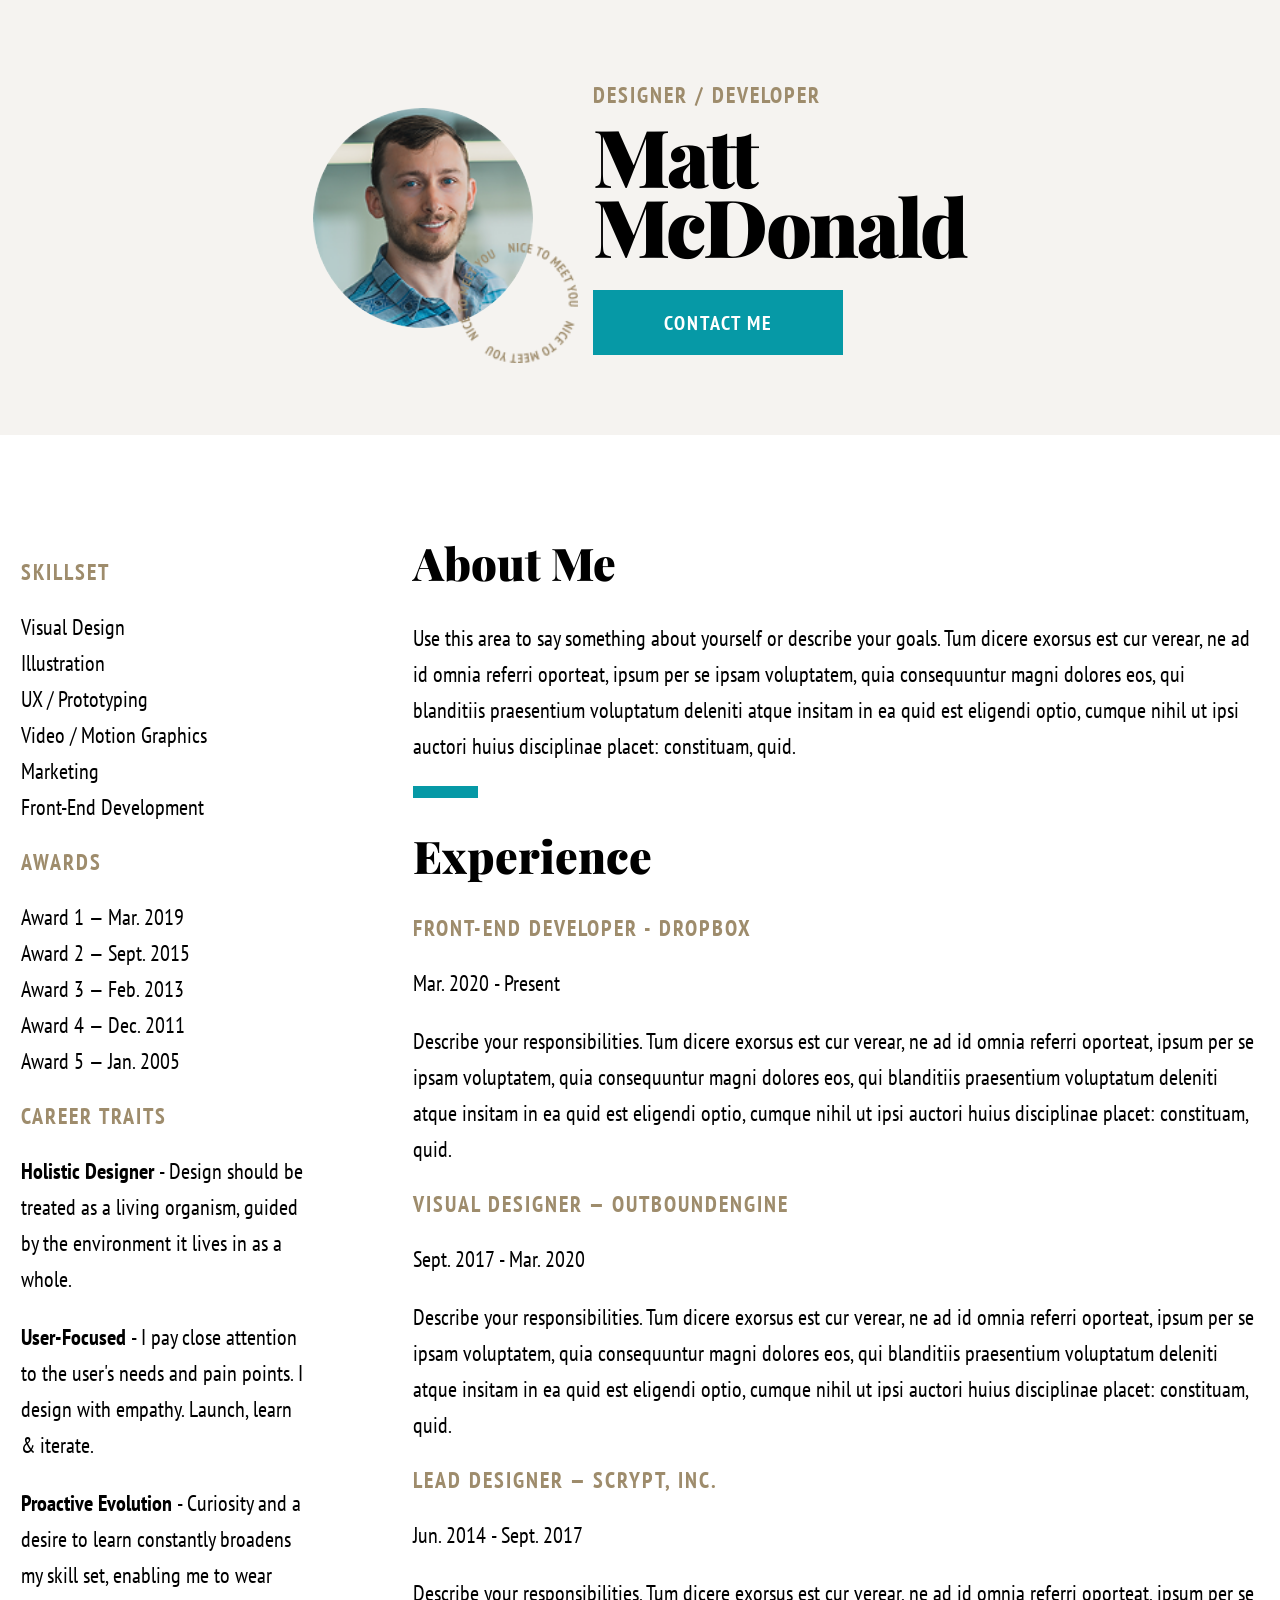
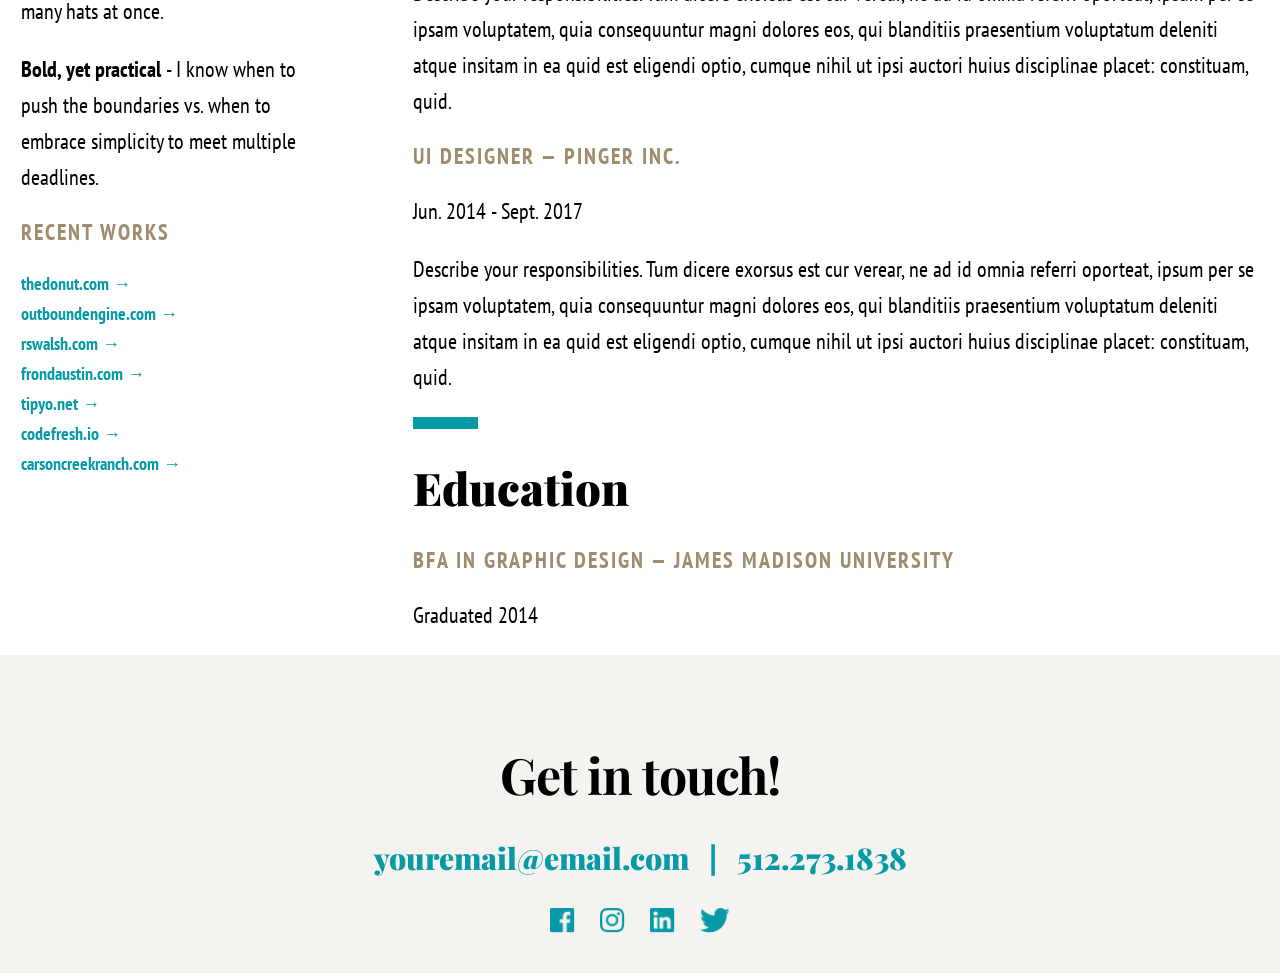
<file: index.html>
<!doctype html>
<html lang="es">
  <head>
    <meta charset="UTF-8" />
    <meta name="viewport" content="width=device-width, initial-scale=1.0" />
    <title>Currículum - Matt McDonald</title>

    <!-- Fuentes -->
    <link rel="preconnect" href="https://fonts.googleapis.com" />
    <link rel="preconnect" href="https://fonts.gstatic.com" crossorigin />
    <link
      href="https://fonts.googleapis.com/css2?family=Playfair+Display:wght@400;700;900&family=PT+Sans+Narrow:wght@400;700&display=swap"
      rel="stylesheet"
    />

    <!-- CSS -->
    <link rel="stylesheet" href="estilos.css" />
  </head>

  <body>
    <div class="pagina">
      <!-- HEADER -->
      <div class="fondo_marron">
        <div class="header">
          <div class="header_foto">
            <img
              class="foto_perfil"
              src="img/foto_hombre.png"
              alt="Imagen de Matt McDonald"
            />
            <img
              class="foto_dos"
              src="img/foto_dos.png"
              alt="Elemento decorativo"
            />
          </div>

          <div class="header_texto">
            <p class="color_marron developer">DESIGNER / DEVELOPER</p>
            <h1 class="nombre">
              <span>Matt</span>
              <span>McDonald</span>
            </h1>
            <button type="button">CONTACT ME</button>
          </div>
        </div>
      </div>

      <!-- MAIN CONTENT -->
      <main>
        <!-- COLUMNA 1: ABOUT ME, EXPERIENCE & EDUCATION -->
        <div class="columna_1">
          <h1 class="titulo_aboutme">About Me</h1>
          <p>
            Use this area to say something about yourself or describe your
            goals. Tum dicere exorsus est cur verear, ne ad id omnia referri
            oporteat, ipsum per se ipsam voluptatem, quia consequuntur magni
            dolores eos, qui blanditiis praesentium voluptatum deleniti atque
            insitam in ea quid est eligendi optio, cumque nihil ut ipsi auctori
            huius disciplinae placet: constituam, quid.
          </p>

          <!-- EXPERIENCE -->
          <div class="cuadrado_azul"></div>
          <h1>Experience</h1>

          <p class="color_marron">FRONT-END DEVELOPER - DROPBOX</p>
          <p>Mar. 2020 - Present</p>
          <p>
            Describe your responsibilities. Tum dicere exorsus est cur verear,
            ne ad id omnia referri oporteat, ipsum per se ipsam voluptatem, quia
            consequuntur magni dolores eos, qui blanditiis praesentium
            voluptatum deleniti atque insitam in ea quid est eligendi optio,
            cumque nihil ut ipsi auctori huius disciplinae placet: constituam,
            quid.
          </p>

          <p class="color_marron">Visual Designer — OutboundEngine</p>
          <p>Sept. 2017 - Mar. 2020</p>
          <p>
            Describe your responsibilities. Tum dicere exorsus est cur verear,
            ne ad id omnia referri oporteat, ipsum per se ipsam voluptatem, quia
            consequuntur magni dolores eos, qui blanditiis praesentium
            voluptatum deleniti atque insitam in ea quid est eligendi optio,
            cumque nihil ut ipsi auctori huius disciplinae placet: constituam,
            quid.
          </p>

          <p class="color_marron">Lead Designer — Scrypt, Inc.</p>
          <p>Jun. 2014 - Sept. 2017</p>
          <p>
            Describe your responsibilities. Tum dicere exorsus est cur verear,
            ne ad id omnia referri oporteat, ipsum per se ipsam voluptatem, quia
            consequuntur magni dolores eos, qui blanditiis praesentium
            voluptatum deleniti atque insitam in ea quid est eligendi optio,
            cumque nihil ut ipsi auctori huius disciplinae placet: constituam,
            quid.
          </p>

          <p class="color_marron">UI Designer — Pinger Inc.</p>
          <p>Jun. 2014 - Sept. 2017</p>
          <p>
            Describe your responsibilities. Tum dicere exorsus est cur verear,
            ne ad id omnia referri oporteat, ipsum per se ipsam voluptatem, quia
            consequuntur magni dolores eos, qui blanditiis praesentium
            voluptatum deleniti atque insitam in ea quid est eligendi optio,
            cumque nihil ut ipsi auctori huius disciplinae placet: constituam,
            quid.
          </p>

          <!-- EDUCATION -->
          <div class="cuadrado_azul"></div>
          <h1>Education</h1>

          <p class="color_marron">
            BFA in Graphic Design — James Madison University
          </p>
          <p>Graduated 2014</p>
        </div>

        <!-- COLUMNA 2: SKILLSET, AWARDS, TRAITS & RECENT WORKS -->
        <div class="columna_2">
          <p class="color_marron titulo_skillset">Skillset</p>
          <ul>
            <li>Visual Design</li>
            <li>Illustration</li>
            <li>UX / Prototyping</li>
            <li>Video / Motion Graphics</li>
            <li>Marketing</li>
            <li>Front-End Development</li>
          </ul>

          <!-- AWARDS -->
          <p class="color_marron">Awards</p>
          <ul>
            <li>Award 1 — Mar. 2019</li>
            <li>Award 2 — Sept. 2015</li>
            <li>Award 3 — Feb. 2013</li>
            <li>Award 4 — Dec. 2011</li>
            <li>Award 5 — Jan. 2005</li>
          </ul>

          <!-- CAREER TRAITS -->
          <p class="color_marron">Career Traits</p>
          <p>
            <strong>Holistic Designer</strong> - Design should be treated as a
            living organism, guided by the environment it lives in as a whole.
          </p>
          <p>
            <strong>User-Focused</strong> - I pay close attention to the user's
            needs and pain points. I design with empathy. Launch, learn &
            iterate.
          </p>
          <p>
            <strong>Proactive Evolution</strong> - Curiosity and a desire to
            learn constantly broadens my skill set, enabling me to wear many
            hats at once.
          </p>
          <p>
            <strong>Bold, yet practical</strong> - I know when to push the
            boundaries vs. when to embrace simplicity to meet multiple
            deadlines.
          </p>

          <!-- RECENT WORKS -->
          <p class="color_marron">Recent Works</p>
          <ul class="recent_works">
            <li>thedonut.com →</li>
            <li>outboundengine.com →</li>
            <li>rswalsh.com →</li>
            <li>frondaustin.com →</li>
            <li>tipyo.net →</li>
            <li>codefresh.io →</li>
            <li>carsoncreekranch.com →</li>
          </ul>
        </div>
      </main>

      <!-- FOOTER -->
      <div class="footer">
        <div class="footer-contenido">
          <h1 class="titulo_abajo">
            <strong>Get in touch!</strong>
          </h1>

          <div class="contacto">
            <p class="correo_y_num">youremail@email.com</p>
            <span class="separador">|</span>
            <p class="correo_y_num">512.273.1838</p>
          </div>

          <div class="logos">
            <img src="img/facebook.png" alt="Facebook" />
            <img src="img/instagram.png" alt="Instagram" />
            <img src="img/linkedin.png" alt="LinkedIn" />
            <img src="img/twitter.png" alt="Twitter" />
          </div>
        </div>
      </div>
    </div>
  </body>
</html>
</file>
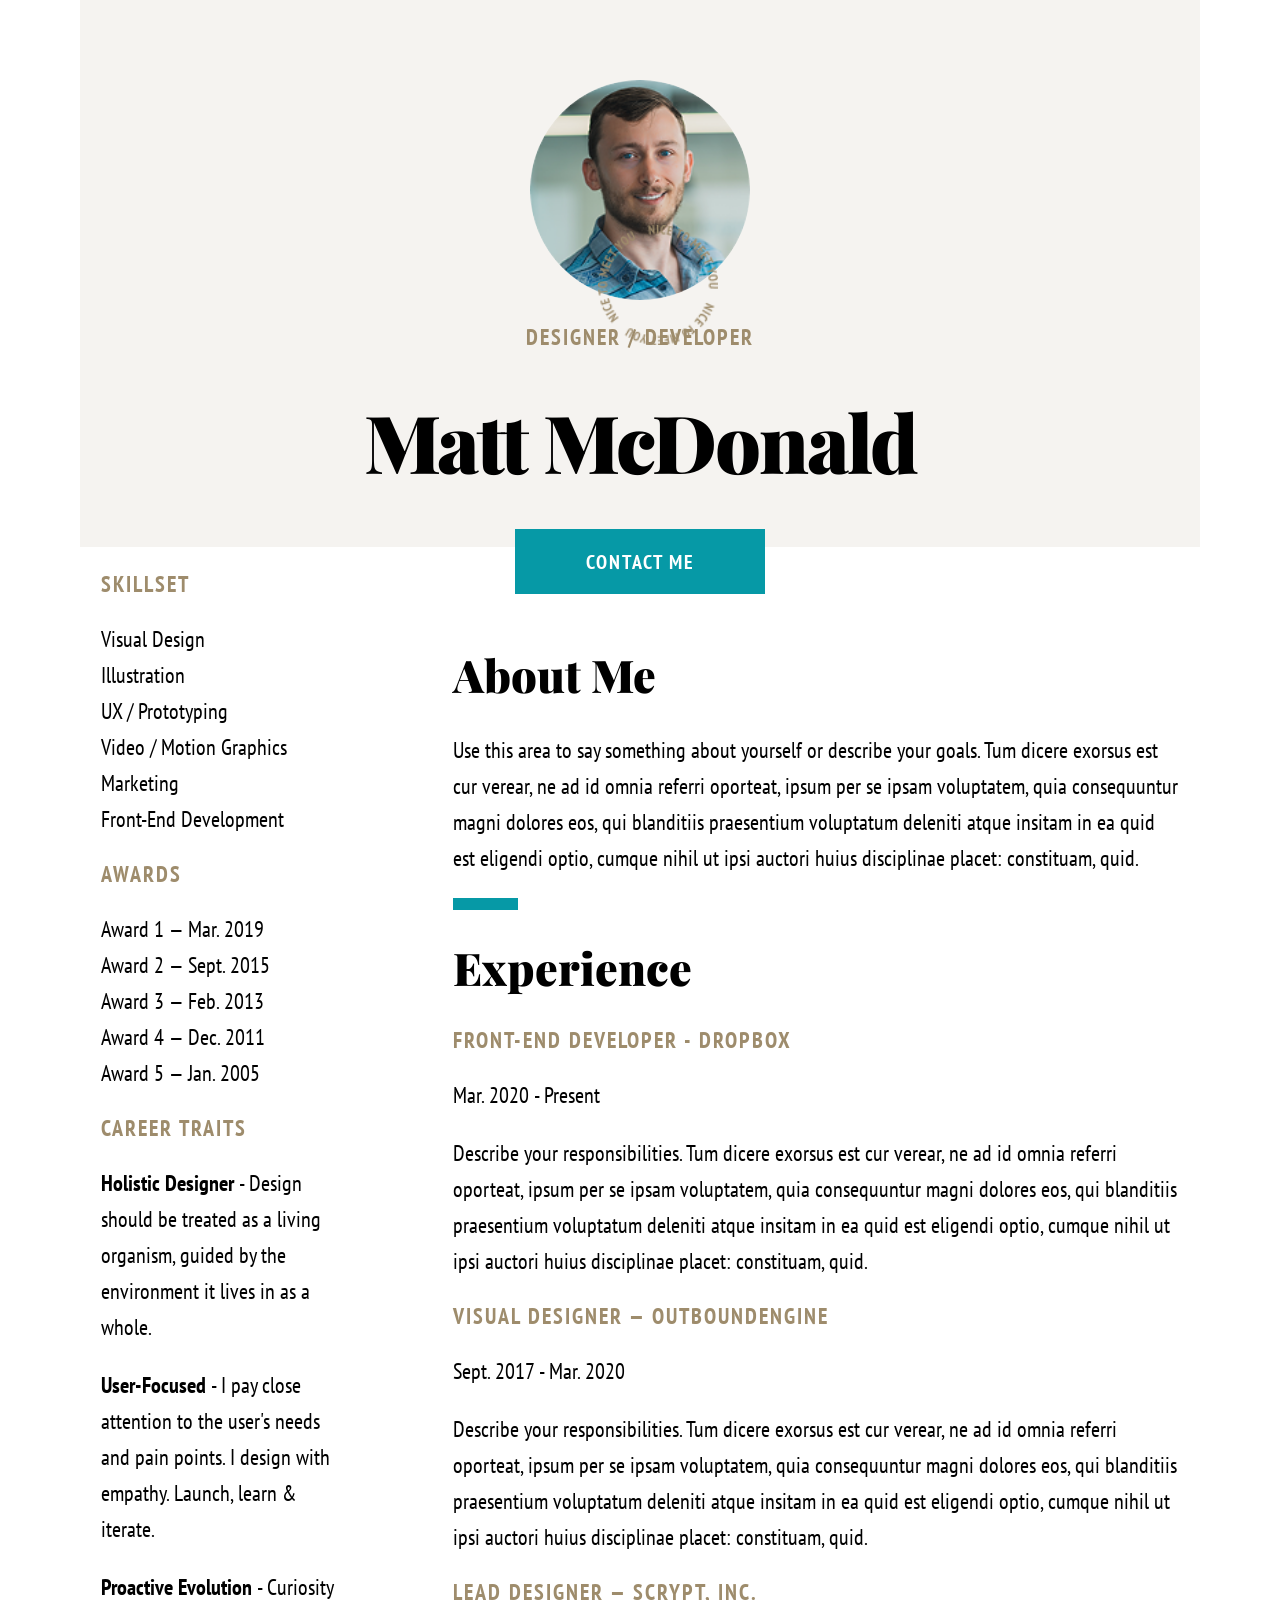
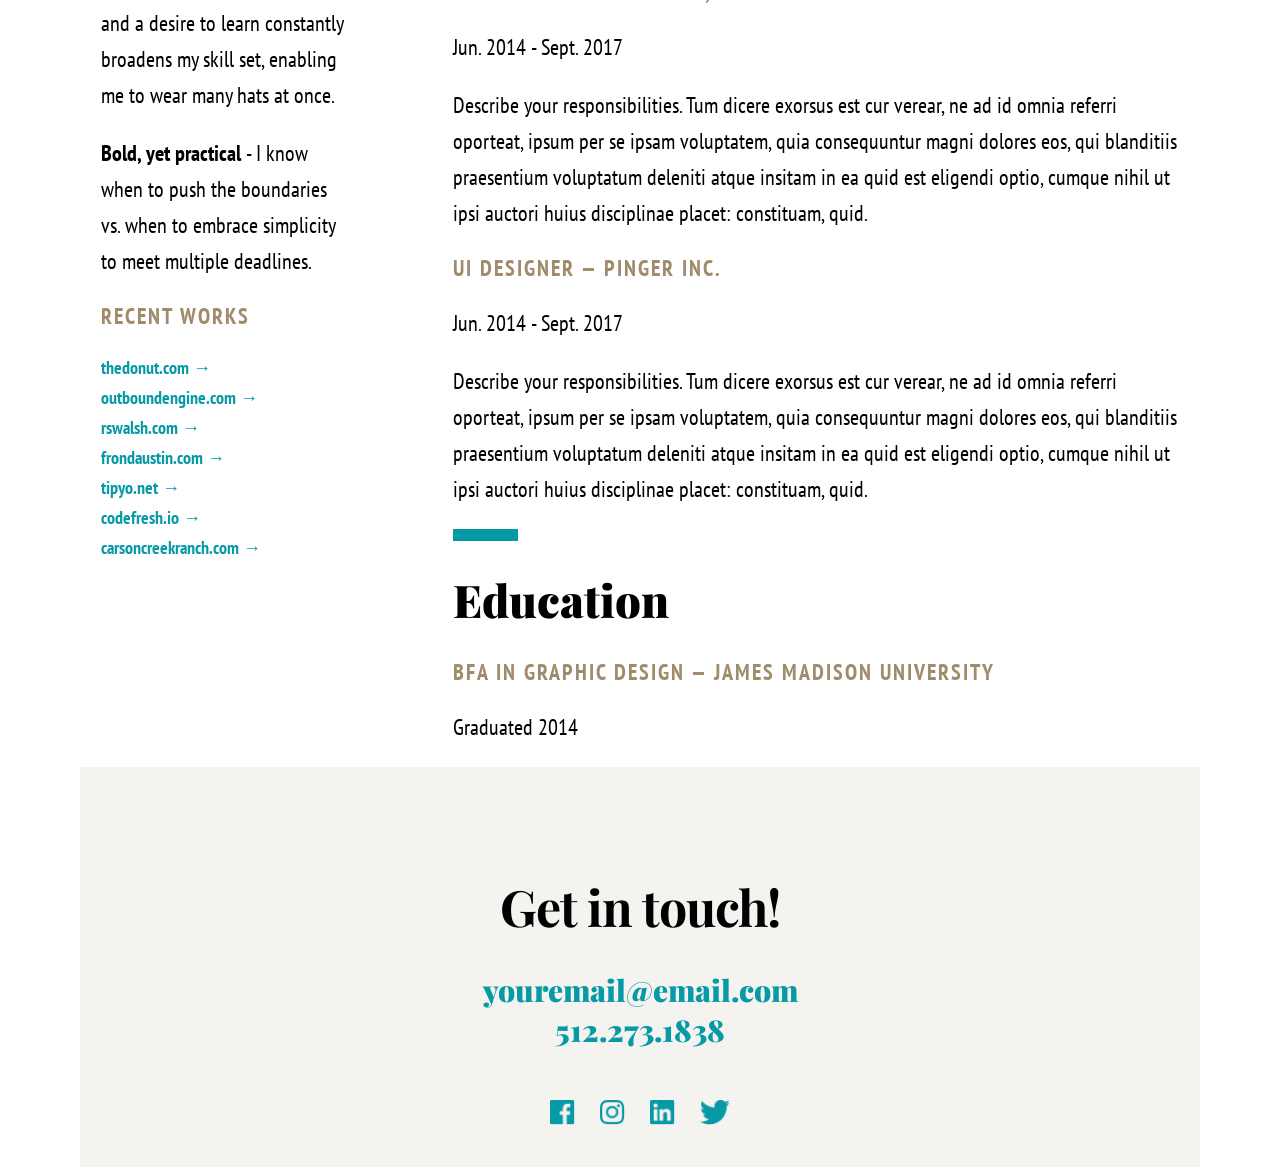
<file: curriculum/index.html>
<!doctype html>
<html lang="es">
  <head>
    <meta charset="UTF-8" />
    <meta name="viewport" content="width=device-width, initial-scale=1.0" />

    <title>Currículum</title>

    <!-- Fuentes -->
    <link rel="preconnect" href="https://fonts.googleapis.com" />
    <link rel="preconnect" href="https://fonts.gstatic.com" crossorigin />

    <link
      href="https://fonts.googleapis.com/css2?family=Playfair+Display:wght@400;700;900&family=PT+Sans+Narrow:wght@400;700&display=swap"
      rel="stylesheet"
    />

    <!-- CSS -->
    <link rel="stylesheet" href="estilos.css" />
  </head>

  <body>
    <div class="pagina">
      <!-- HEADER -->
      <div class="fondo_marron">
        <div class="header">
          <img
            class="foto_perfil"
            src="img/foto_hombre.png"
            alt="Imagen de Matt McDonald"
          />

          <img
            class="foto_dos"
            src="img/foto_dos.png"
            alt="Elemento decorativo"
          />

          <p class="color_marron developer">DESIGNER / DEVELOPER</p>

          <h1 class="nombre">Matt McDonald</h1>

          <button type="button">CONTACT ME</button>
        </div>
      </div>

      <!-- ABOUT ME -->

      <main>
        <div class="columna_1">
          <h1 class="titulo_aboutme">About Me</h1>

          <p>
            Use this area to say something about yourself or describe your
            goals. Tum dicere exorsus est cur verear, ne ad id omnia referri
            oporteat, ipsum per se ipsam voluptatem, quia consequuntur magni
            dolores eos, qui blanditiis praesentium voluptatum deleniti atque
            insitam in ea quid est eligendi optio, cumque nihil ut ipsi auctori
            huius disciplinae placet: constituam, quid.
          </p>

          <!-- EXPERIENCE -->

          <div class="cuadrado_azul"></div>

          <h1>Experience</h1>

          <p class="color_marron">FRONT-END DEVELOPER - DROPBOX</p>

          <p>Mar. 2020 - Present</p>

          <p>
            Describe your responsibilities. Tum dicere exorsus est cur verear,
            ne ad id omnia referri oporteat, ipsum per se ipsam voluptatem, quia
            consequuntur magni dolores eos, qui blanditiis praesentium
            voluptatum deleniti atque insitam in ea quid est eligendi optio,
            cumque nihil ut ipsi auctori huius disciplinae placet: constituam,
            quid.
          </p>

          <p class="color_marron">Visual Designer — OutboundEngine</p>

          <p>Sept. 2017 - Mar. 2020</p>

          <p>
            Describe your responsibilities. Tum dicere exorsus est cur verear,
            ne ad id omnia referri oporteat, ipsum per se ipsam voluptatem, quia
            consequuntur magni dolores eos, qui blanditiis praesentium
            voluptatum deleniti atque insitam in ea quid est eligendi optio,
            cumque nihil ut ipsi auctori huius disciplinae placet: constituam,
            quid.
          </p>

          <p class="color_marron">Lead Designer — Scrypt, Inc.</p>

          <p>Jun. 2014 - Sept. 2017</p>

          <p>
            Describe your responsibilities. Tum dicere exorsus est cur verear,
            ne ad id omnia referri oporteat, ipsum per se ipsam voluptatem, quia
            consequuntur magni dolores eos, qui blanditiis praesentium
            voluptatum deleniti atque insitam in ea quid est eligendi optio,
            cumque nihil ut ipsi auctori huius disciplinae placet: constituam,
            quid.
          </p>

          <p class="color_marron">UI Designer — Pinger Inc.</p>

          <p>Jun. 2014 - Sept. 2017</p>

          <p>
            Describe your responsibilities. Tum dicere exorsus est cur verear,
            ne ad id omnia referri oporteat, ipsum per se ipsam voluptatem, quia
            consequuntur magni dolores eos, qui blanditiis praesentium
            voluptatum deleniti atque insitam in ea quid est eligendi optio,
            cumque nihil ut ipsi auctori huius disciplinae placet: constituam,
            quid.
          </p>

          <!-- EDUCATION -->

          <div class="cuadrado_azul"></div>

          <h1>Education</h1>

          <p class="color_marron">
            BFA in Graphic Design — James Madison University
          </p>

          <p>Graduated 2014</p>
        </div>

        <!-- SKILLSET -->

        <div class="cuadrado_azul, hidden"></div>
        <div class="coluna_2">
          <p class="color_marron">Skillset</p>

          <ul>
            <li>Visual Design</li>
            <li>Illustration</li>
            <li>UX / Prototyping</li>
            <li>Video / Motion Graphics</li>
            <li>Marketing</li>
            <li>Front-End Development</li>
          </ul>

          <!-- AWARDS -->

          <p class="color_marron">Awards</p>

          <ul>
            <li>Award 1 — Mar. 2019</li>
            <li>Award 2 — Sept. 2015</li>
            <li>Award 3 — Feb. 2013</li>
            <li>Award 4 — Dec. 2011</li>
            <li>Award 5 — Jan. 2005</li>
          </ul>

          <!-- CAREER TRAITS -->

          <p class="color_marron">Career Traits</p>

          <p>
            <strong>Holistic Designer</strong> - Design should be treated as a
            living organism, guided by the environment it lives in as a whole.
          </p>

          <p>
            <strong>User-Focused</strong> - I pay close attention to the user's
            needs and pain points. I design with empathy. Launch, learn &
            iterate.
          </p>

          <p>
            <strong>Proactive Evolution</strong> - Curiosity and a desire to
            learn constantly broadens my skill set, enabling me to wear many
            hats at once.
          </p>

          <p>
            <strong>Bold, yet practical</strong> - I know when to push the
            boundaries vs. when to embrace simplicity to meet multiple
            deadlines.
          </p>

          <!-- RECENT WORKS -->

          <p class="color_marron">Recent Works</p>

          <ul class="recent_works">
            <li>thedonut.com →</li>
            <li>outboundengine.com →</li>
            <li>rswalsh.com →</li>
            <li>frondaustin.com →</li>
            <li>tipyo.net →</li>
            <li>codefresh.io →</li>
            <li>carsoncreekranch.com →</li>
          </ul>
        </div>
      </main>

      <!-- FOOTER -->

      <div class="footer">
        <h1 class="titulo_abajo">
          <strong>Get in touch!</strong>
        </h1>

        <p class="correo_y_num">youremail@email.com</p>

        <p class="correo_y_num">512.273.1838</p>

        <div class="logos">
          <img src="img/facebook.png" alt="Facebook" />
          <img src="img/instagram.png" alt="Instagram" />
          <img src="img/linkedin.png" alt="LinkedIn" />
          <img src="img/twitter.png" alt="Twitter" />
        </div>
      </div>
    </div>
  </body>
</html>
</file>
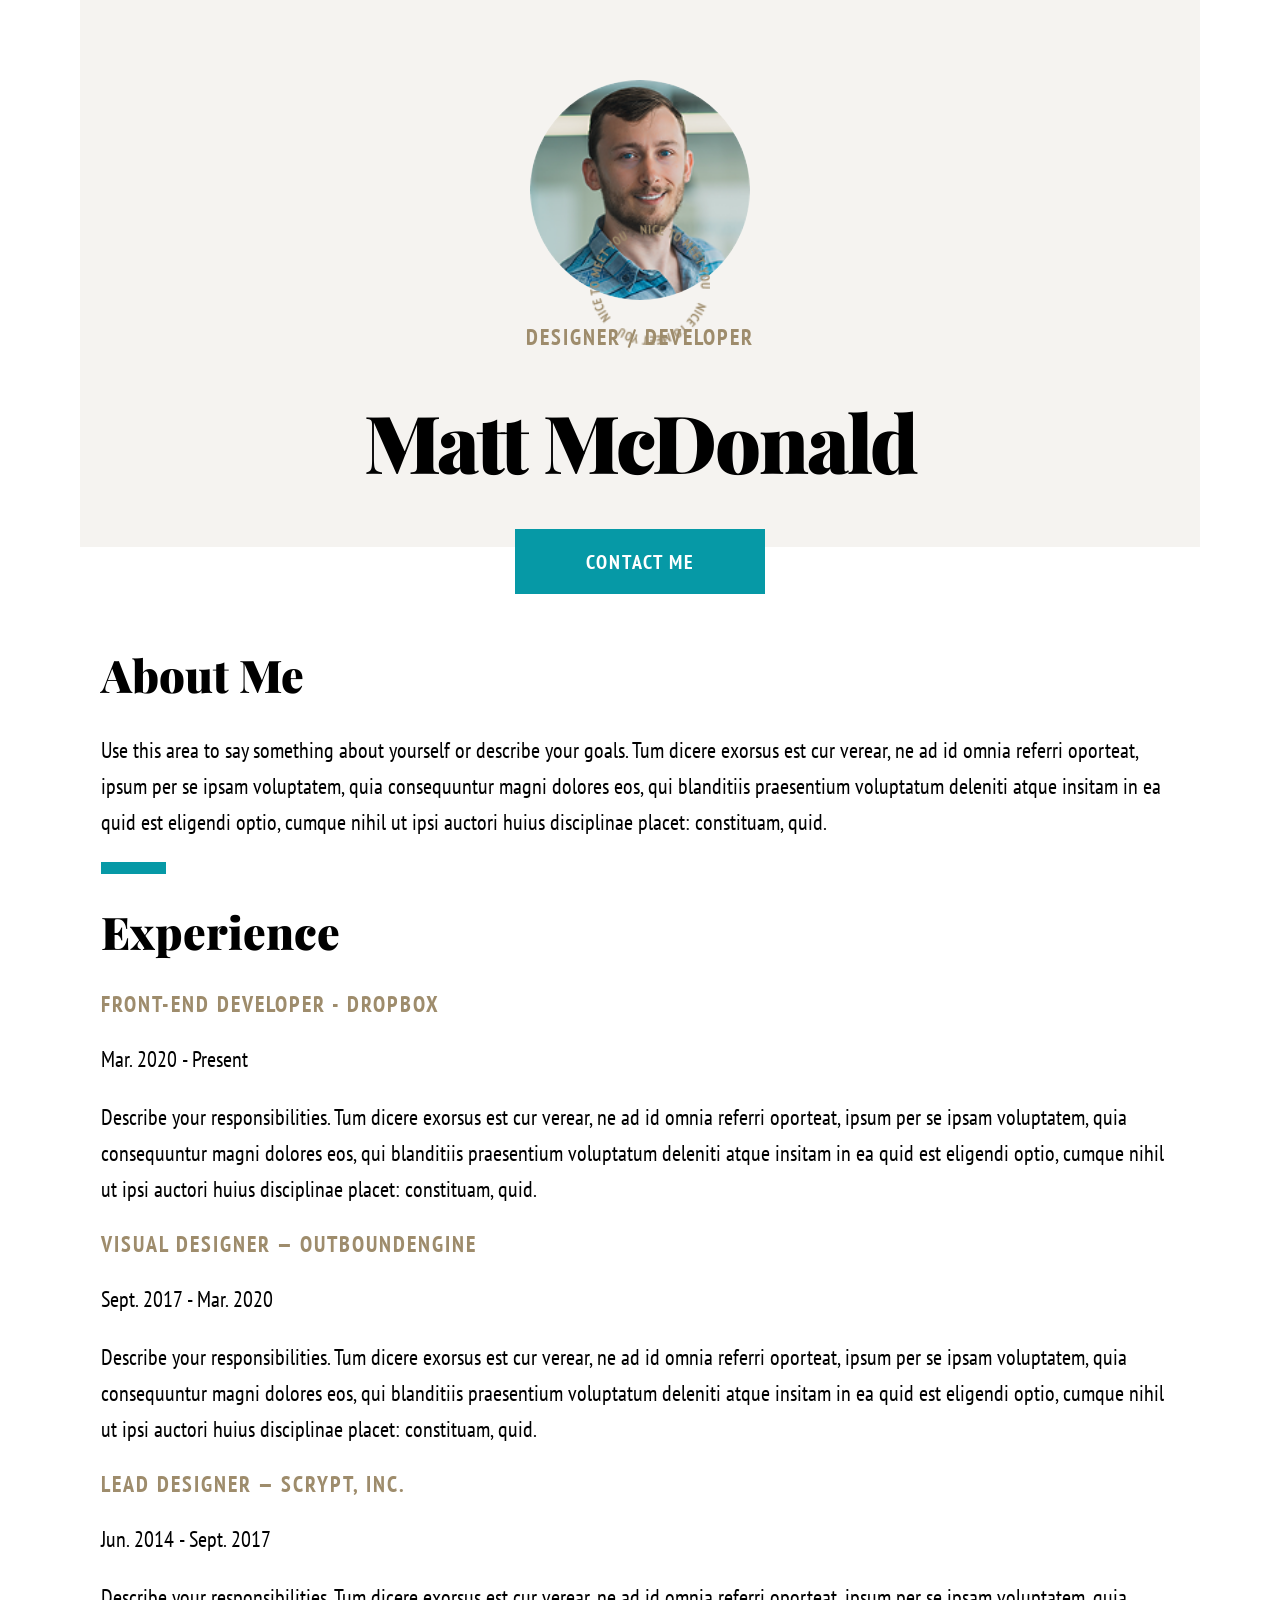
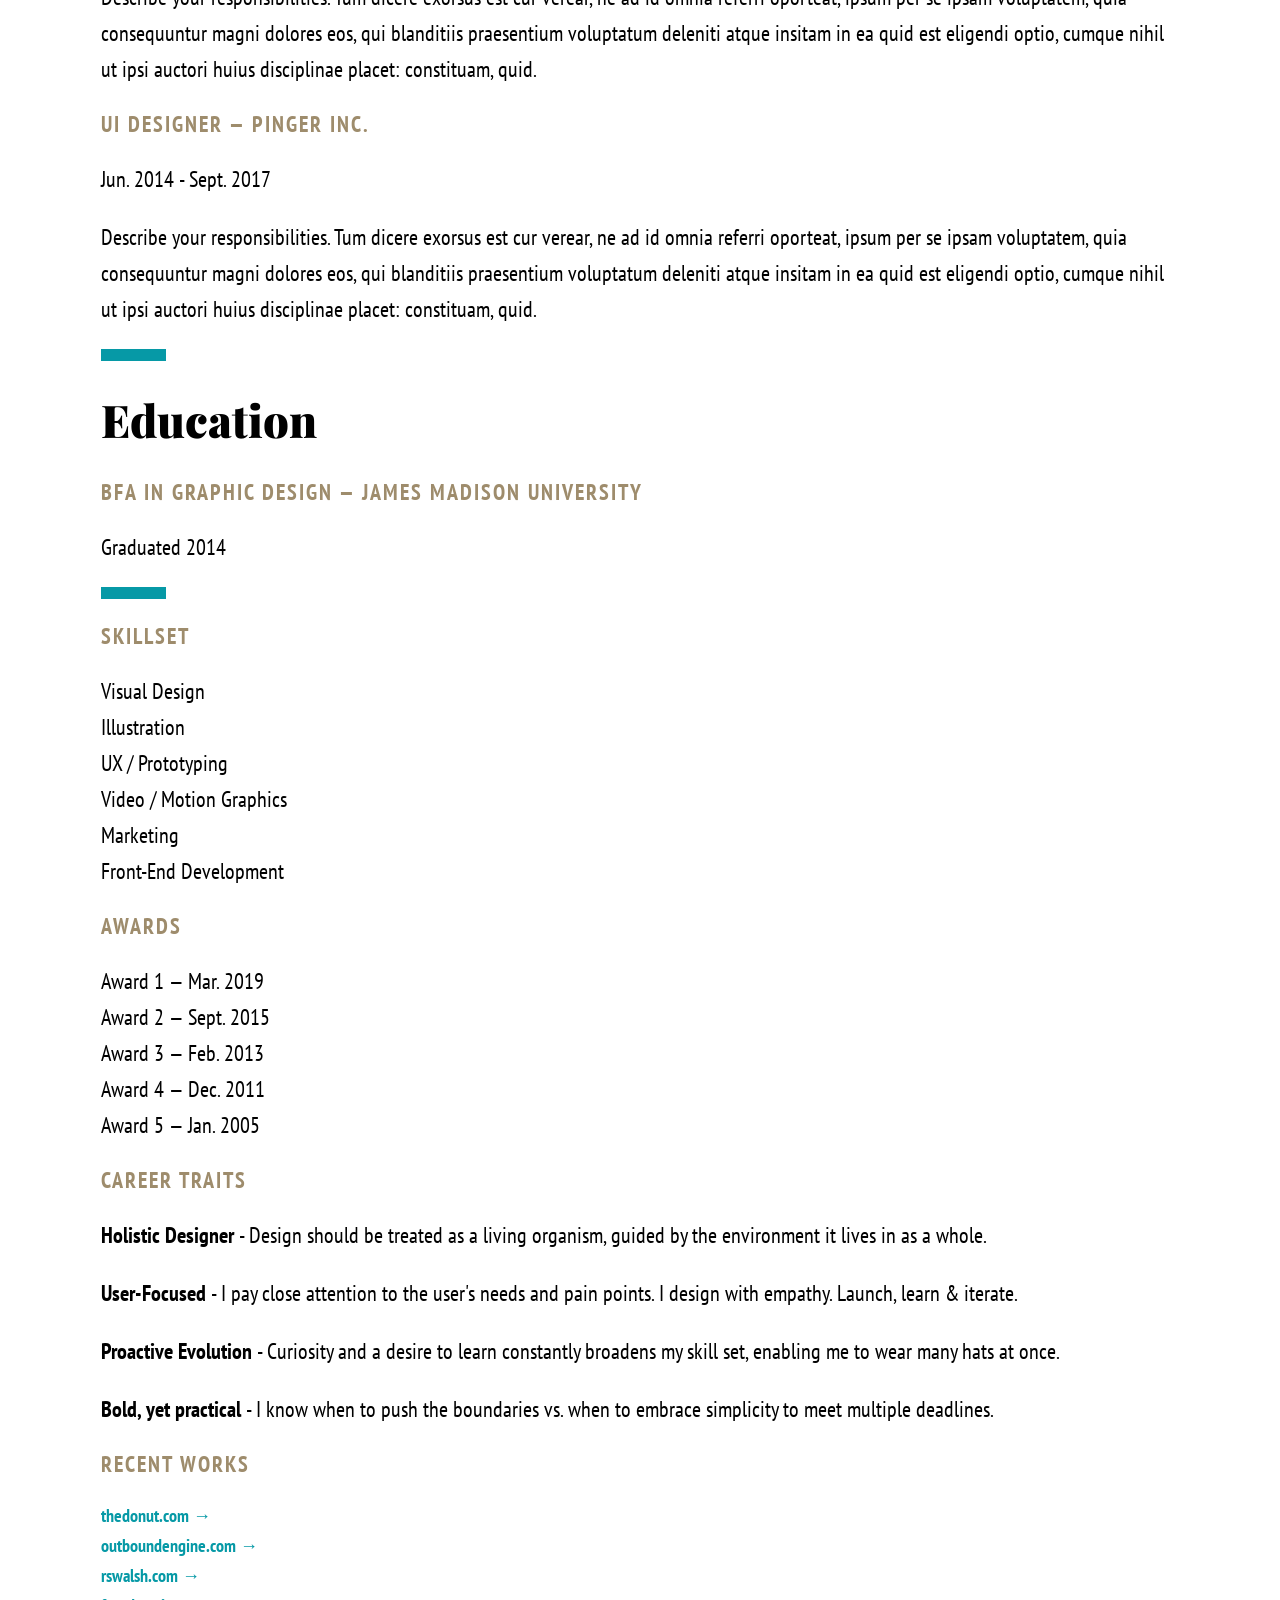
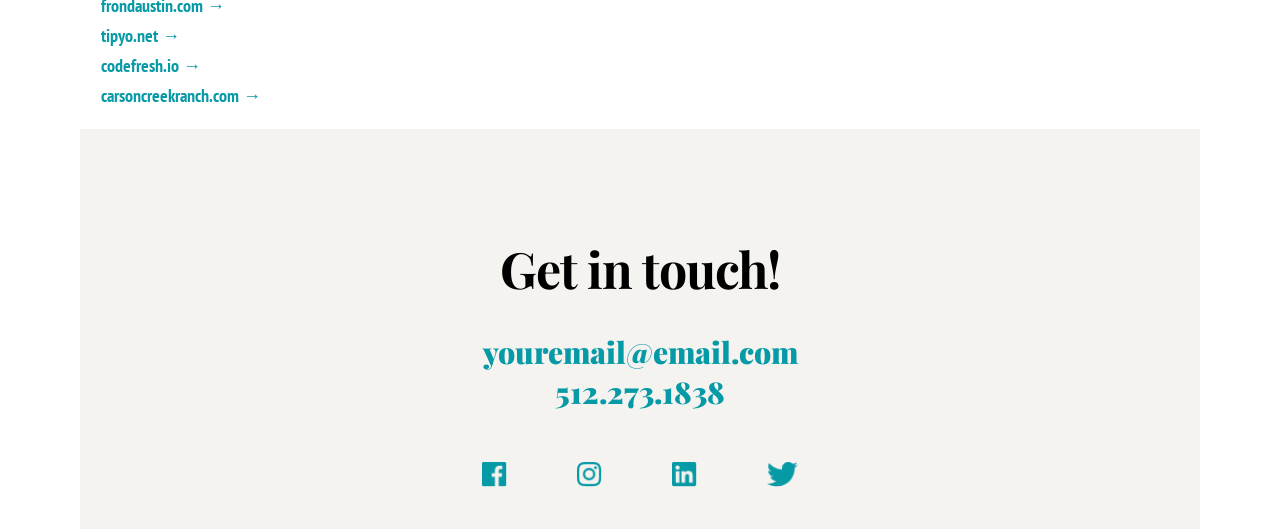
<file: CV/index.html>
<!doctype html>
<html lang="es">
  <head>
    <meta charset="UTF-8" />
    <meta name="viewport" content="width=device-width, initial-scale=1.0" />

    <title>Currículum</title>

    <!-- Fuentes -->
    <link rel="preconnect" href="https://fonts.googleapis.com" />
    <link rel="preconnect" href="https://fonts.gstatic.com" crossorigin />

    <link
      href="https://fonts.googleapis.com/css2?family=Playfair+Display:wght@400;700;900&family=PT+Sans+Narrow:wght@400;700&display=swap"
      rel="stylesheet"
    />

    <!-- CSS -->
    <link rel="stylesheet" href="estilos.css" />
  </head>

  <body>
    <div class="pagina">
      <!-- HEADER -->
      <div class="fondo_marron">
        <div class="header">
          <img
            class="foto_perfil"
            src="img/foto_hombre.png"
            alt="Imagen de Matt McDonald"
          />

          <img
            class="foto_dos"
            src="img/foto_dos.png"
            alt="Elemento decorativo"
          />

          <p class="color_marron developer">DESIGNER / DEVELOPER</p>

          <h1 class="nombre">Matt McDonald</h1>

          <button type="button">CONTACT ME</button>
        </div>
      </div>

      <!-- ABOUT ME -->

      <main>
        <h1 class="titulo_aboutme">About Me</h1>

        <p>
          Use this area to say something about yourself or describe your goals.
          Tum dicere exorsus est cur verear, ne ad id omnia referri oporteat,
          ipsum per se ipsam voluptatem, quia consequuntur magni dolores eos,
          qui blanditiis praesentium voluptatum deleniti atque insitam in ea
          quid est eligendi optio, cumque nihil ut ipsi auctori huius
          disciplinae placet: constituam, quid.
        </p>

        <!-- EXPERIENCE -->

        <div class="cuadrado_azul"></div>

        <h1>Experience</h1>

        <p class="color_marron">FRONT-END DEVELOPER - DROPBOX</p>

        <p>Mar. 2020 - Present</p>

        <p>
          Describe your responsibilities. Tum dicere exorsus est cur verear, ne
          ad id omnia referri oporteat, ipsum per se ipsam voluptatem, quia
          consequuntur magni dolores eos, qui blanditiis praesentium voluptatum
          deleniti atque insitam in ea quid est eligendi optio, cumque nihil ut
          ipsi auctori huius disciplinae placet: constituam, quid.
        </p>

        <p class="color_marron">Visual Designer — OutboundEngine</p>

        <p>Sept. 2017 - Mar. 2020</p>

        <p>
          Describe your responsibilities. Tum dicere exorsus est cur verear, ne
          ad id omnia referri oporteat, ipsum per se ipsam voluptatem, quia
          consequuntur magni dolores eos, qui blanditiis praesentium voluptatum
          deleniti atque insitam in ea quid est eligendi optio, cumque nihil ut
          ipsi auctori huius disciplinae placet: constituam, quid.
        </p>

        <p class="color_marron">Lead Designer — Scrypt, Inc.</p>

        <p>Jun. 2014 - Sept. 2017</p>

        <p>
          Describe your responsibilities. Tum dicere exorsus est cur verear, ne
          ad id omnia referri oporteat, ipsum per se ipsam voluptatem, quia
          consequuntur magni dolores eos, qui blanditiis praesentium voluptatum
          deleniti atque insitam in ea quid est eligendi optio, cumque nihil ut
          ipsi auctori huius disciplinae placet: constituam, quid.
        </p>

        <p class="color_marron">UI Designer — Pinger Inc.</p>

        <p>Jun. 2014 - Sept. 2017</p>

        <p>
          Describe your responsibilities. Tum dicere exorsus est cur verear, ne
          ad id omnia referri oporteat, ipsum per se ipsam voluptatem, quia
          consequuntur magni dolores eos, qui blanditiis praesentium voluptatum
          deleniti atque insitam in ea quid est eligendi optio, cumque nihil ut
          ipsi auctori huius disciplinae placet: constituam, quid.
        </p>

        <!-- EDUCATION -->

        <div class="cuadrado_azul"></div>

        <h1>Education</h1>

        <p class="color_marron">
          BFA in Graphic Design — James Madison University
        </p>

        <p>Graduated 2014</p>

        <!-- SKILLSET -->

        <div class="cuadrado_azul"></div>

        <p class="color_marron">Skillset</p>

        <ul>
          <li>Visual Design</li>
          <li>Illustration</li>
          <li>UX / Prototyping</li>
          <li>Video / Motion Graphics</li>
          <li>Marketing</li>
          <li>Front-End Development</li>
        </ul>

        <!-- AWARDS -->

        <p class="color_marron">Awards</p>

        <ul>
          <li>Award 1 — Mar. 2019</li>
          <li>Award 2 — Sept. 2015</li>
          <li>Award 3 — Feb. 2013</li>
          <li>Award 4 — Dec. 2011</li>
          <li>Award 5 — Jan. 2005</li>
        </ul>

        <!-- CAREER TRAITS -->

        <p class="color_marron">Career Traits</p>

        <p>
          <strong>Holistic Designer</strong> - Design should be treated as a
          living organism, guided by the environment it lives in as a whole.
        </p>

        <p>
          <strong>User-Focused</strong> - I pay close attention to the user's
          needs and pain points. I design with empathy. Launch, learn & iterate.
        </p>

        <p>
          <strong>Proactive Evolution</strong> - Curiosity and a desire to learn
          constantly broadens my skill set, enabling me to wear many hats at
          once.
        </p>

        <p>
          <strong>Bold, yet practical</strong> - I know when to push the
          boundaries vs. when to embrace simplicity to meet multiple deadlines.
        </p>

        <!-- RECENT WORKS -->

        <p class="color_marron">Recent Works</p>

        <ul class="recent_works">
          <li>thedonut.com →</li>
          <li>outboundengine.com →</li>
          <li>rswalsh.com →</li>
          <li>frondaustin.com →</li>
          <li>tipyo.net →</li>
          <li>codefresh.io →</li>
          <li>carsoncreekranch.com →</li>
        </ul>
      </main>

      <!-- FOOTER -->

      <div class="footer">
        <h1 class="titulo_abajo">
          <strong>Get in touch!</strong>
        </h1>

        <p class="correo_y_num">youremail@email.com</p>

        <p class="correo_y_num">512.273.1838</p>

        <div class="logos">
          <img src="img/facebook.png" alt="Facebook" />

          <img src="img/instagram.png" alt="Instagram" />

          <img src="img/linkedin.png" alt="LinkedIn" />

          <img src="img/twitter.png" alt="Twitter" />
        </div>
      </div>
    </div>
  </body>
</html>
</file>
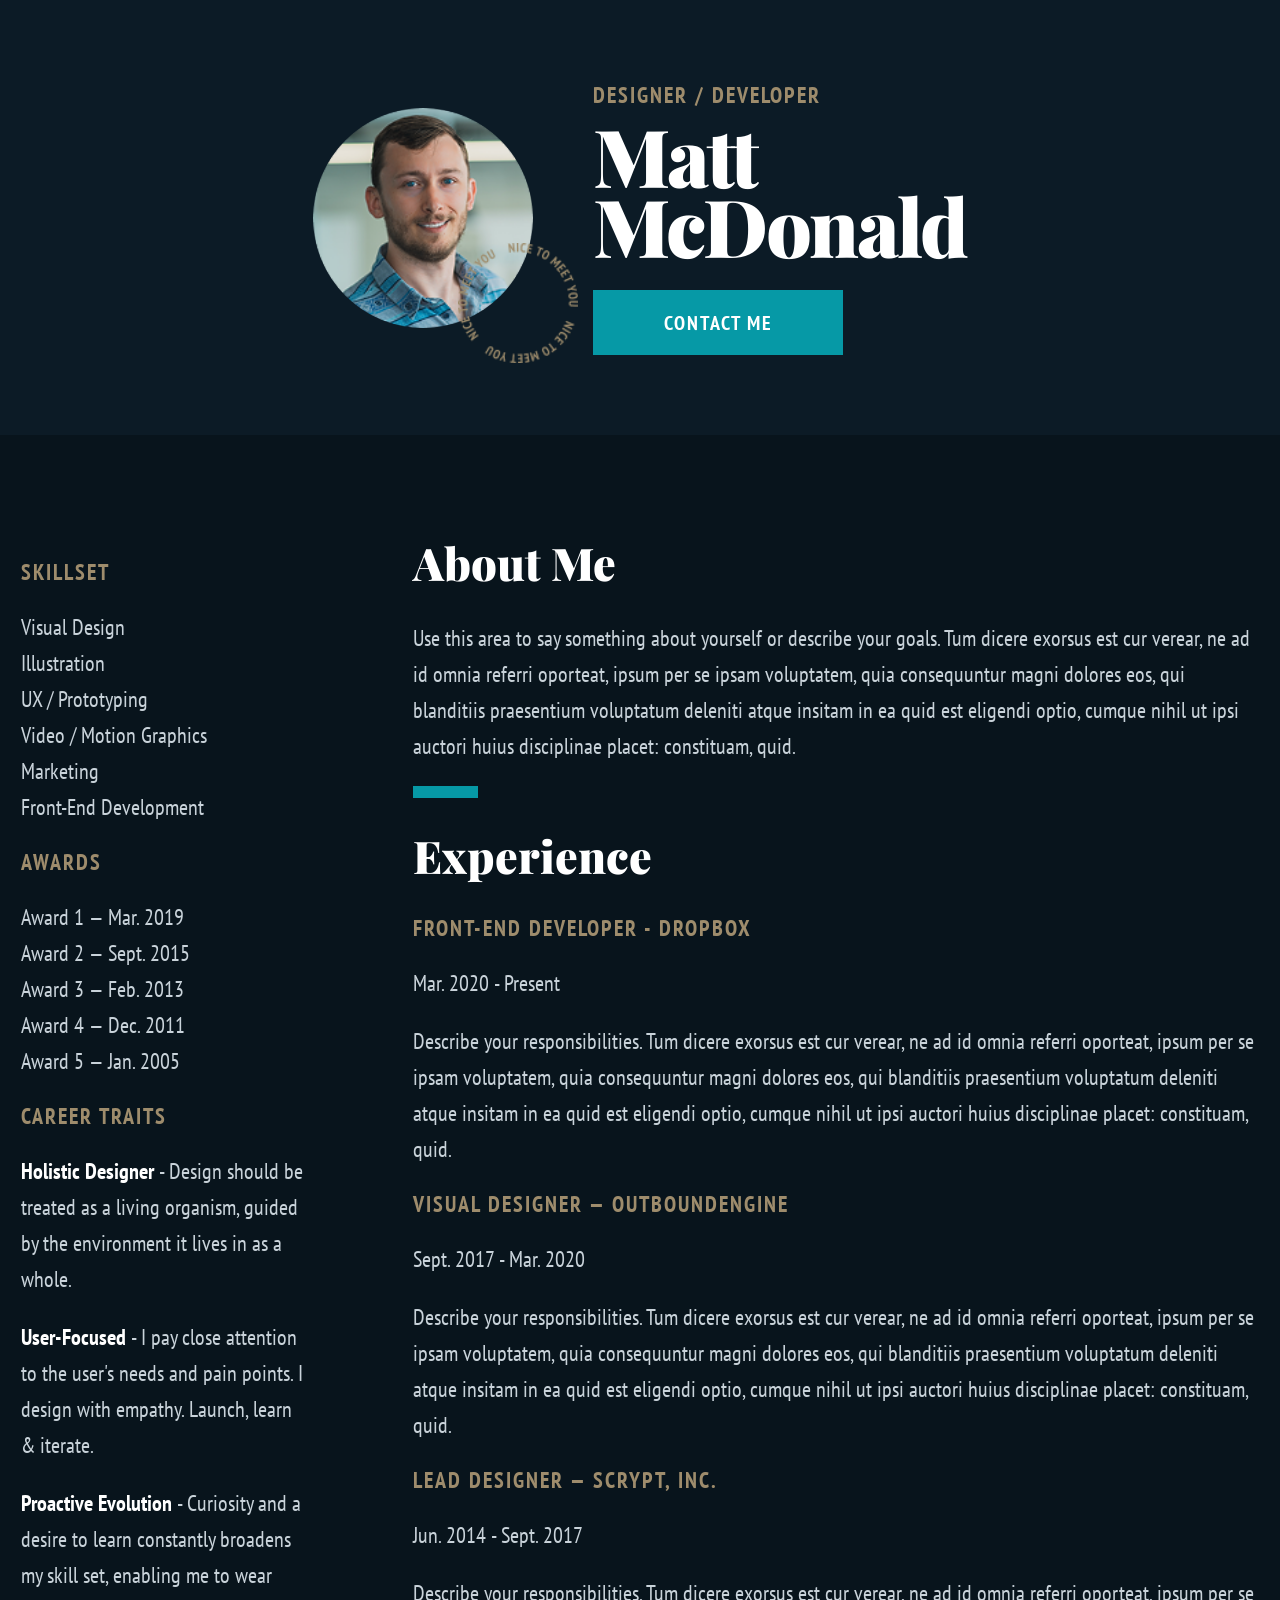
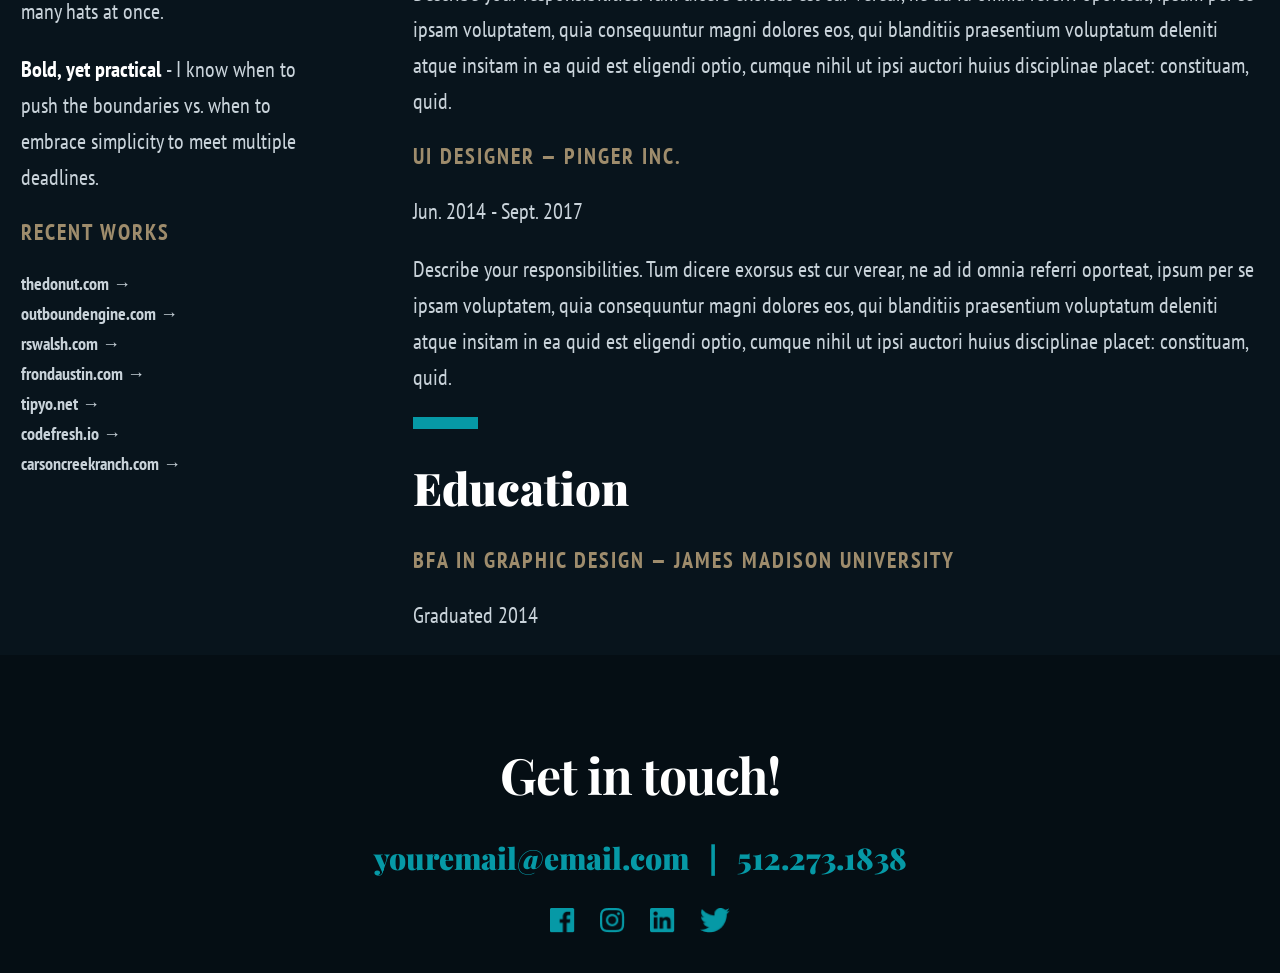
<file: oscuro/oscuro.html>
<!doctype html>
<html lang="es">
  <head>
    <meta charset="UTF-8" />
    <meta name="viewport" content="width=device-width, initial-scale=1.0" />
    <title>Currículum - Matt McDonald (Modo oscuro)</title>

    <!-- Fuentes -->
    <link rel="preconnect" href="https://fonts.googleapis.com" />
    <link rel="preconnect" href="https://fonts.gstatic.com" crossorigin />
    <link
      href="https://fonts.googleapis.com/css2?family=Playfair+Display:wght@400;700;900&family=PT+Sans+Narrow:wght@400;700&display=swap"
      rel="stylesheet"
    />

    <!-- CSS: primero el base, después el oscuro (para que lo sobrescriba) -->
    <link rel="stylesheet" href="../estilos.css" />
    <link rel="stylesheet" href="oscuro.css" />
  </head>

  <body>
    <div class="pagina">
      <!-- HEADER -->
      <div class="fondo_marron">
        <div class="header">
          <div class="header_foto">
            <img
              class="foto_perfil"
              src="../img/foto_hombre.png"
              alt="Imagen de Matt McDonald"
            />
            <img
              class="foto_dos"
              src="../img/foto_dos.png"
              alt="Elemento decorativo"
            />
          </div>

          <div class="header_texto">
            <p class="color_marron developer">DESIGNER / DEVELOPER</p>
            <h1 class="nombre">
              <span>Matt</span>
              <span>McDonald</span>
            </h1>
            <button type="button">CONTACT ME</button>
          </div>
        </div>
      </div>

      <!-- MAIN CONTENT -->
      <main>
        <!-- COLUMNA 1 -->
        <div class="columna_1">
          <h1 class="titulo_aboutme">About Me</h1>
          <p>
            Use this area to say something about yourself or describe your
            goals. Tum dicere exorsus est cur verear, ne ad id omnia referri
            oporteat, ipsum per se ipsam voluptatem, quia consequuntur magni
            dolores eos, qui blanditiis praesentium voluptatum deleniti atque
            insitam in ea quid est eligendi optio, cumque nihil ut ipsi auctori
            huius disciplinae placet: constituam, quid.
          </p>

          <!-- EXPERIENCE -->
          <div class="cuadrado_azul"></div>
          <h1>Experience</h1>

          <p class="color_marron">FRONT-END DEVELOPER - DROPBOX</p>
          <p>Mar. 2020 - Present</p>
          <p>
            Describe your responsibilities. Tum dicere exorsus est cur verear,
            ne ad id omnia referri oporteat, ipsum per se ipsam voluptatem, quia
            consequuntur magni dolores eos, qui blanditiis praesentium
            voluptatum deleniti atque insitam in ea quid est eligendi optio,
            cumque nihil ut ipsi auctori huius disciplinae placet: constituam,
            quid.
          </p>

          <p class="color_marron">Visual Designer — OutboundEngine</p>
          <p>Sept. 2017 - Mar. 2020</p>
          <p>
            Describe your responsibilities. Tum dicere exorsus est cur verear,
            ne ad id omnia referri oporteat, ipsum per se ipsam voluptatem, quia
            consequuntur magni dolores eos, qui blanditiis praesentium
            voluptatum deleniti atque insitam in ea quid est eligendi optio,
            cumque nihil ut ipsi auctori huius disciplinae placet: constituam,
            quid.
          </p>

          <p class="color_marron">Lead Designer — Scrypt, Inc.</p>
          <p>Jun. 2014 - Sept. 2017</p>
          <p>
            Describe your responsibilities. Tum dicere exorsus est cur verear,
            ne ad id omnia referri oporteat, ipsum per se ipsam voluptatem, quia
            consequuntur magni dolores eos, qui blanditiis praesentium
            voluptatum deleniti atque insitam in ea quid est eligendi optio,
            cumque nihil ut ipsi auctori huius disciplinae placet: constituam,
            quid.
          </p>

          <p class="color_marron">UI Designer — Pinger Inc.</p>
          <p>Jun. 2014 - Sept. 2017</p>
          <p>
            Describe your responsibilities. Tum dicere exorsus est cur verear,
            ne ad id omnia referri oporteat, ipsum per se ipsam voluptatem, quia
            consequuntur magni dolores eos, qui blanditiis praesentium
            voluptatum deleniti atque insitam in ea quid est eligendi optio,
            cumque nihil ut ipsi auctori huius disciplinae placet: constituam,
            quid.
          </p>

          <!-- EDUCATION -->
          <div class="cuadrado_azul"></div>
          <h1>Education</h1>

          <p class="color_marron">
            BFA in Graphic Design — James Madison University
          </p>
          <p>Graduated 2014</p>
        </div>

        <!-- COLUMNA 2 -->
        <div class="columna_2">
          <p class="color_marron titulo_skillset">Skillset</p>
          <ul>
            <li>Visual Design</li>
            <li>Illustration</li>
            <li>UX / Prototyping</li>
            <li>Video / Motion Graphics</li>
            <li>Marketing</li>
            <li>Front-End Development</li>
          </ul>

          <!-- AWARDS -->
          <p class="color_marron">Awards</p>
          <ul>
            <li>Award 1 — Mar. 2019</li>
            <li>Award 2 — Sept. 2015</li>
            <li>Award 3 — Feb. 2013</li>
            <li>Award 4 — Dec. 2011</li>
            <li>Award 5 — Jan. 2005</li>
          </ul>

          <!-- CAREER TRAITS -->
          <p class="color_marron">Career Traits</p>
          <p>
            <strong>Holistic Designer</strong> - Design should be treated as a
            living organism, guided by the environment it lives in as a whole.
          </p>
          <p>
            <strong>User-Focused</strong> - I pay close attention to the user's
            needs and pain points. I design with empathy. Launch, learn &
            iterate.
          </p>
          <p>
            <strong>Proactive Evolution</strong> - Curiosity and a desire to
            learn constantly broadens my skill set, enabling me to wear many
            hats at once.
          </p>
          <p>
            <strong>Bold, yet practical</strong> - I know when to push the
            boundaries vs. when to embrace simplicity to meet multiple
            deadlines.
          </p>

          <!-- RECENT WORKS -->
          <p class="color_marron">Recent Works</p>
          <ul class="recent_works">
            <li>thedonut.com →</li>
            <li>outboundengine.com →</li>
            <li>rswalsh.com →</li>
            <li>frondaustin.com →</li>
            <li>tipyo.net →</li>
            <li>codefresh.io →</li>
            <li>carsoncreekranch.com →</li>
          </ul>
        </div>
      </main>

      <!-- FOOTER -->
      <div class="footer">
        <div class="footer-contenido">
          <h1 class="titulo_abajo">
            <strong>Get in touch!</strong>
          </h1>

          <div class="contacto">
            <p class="correo_y_num">youremail@email.com</p>
            <span class="separador">|</span>
            <p class="correo_y_num">512.273.1838</p>
          </div>

          <div class="logos">
            <img src="../img/facebook.png" alt="Facebook" />
            <img src="../img/instagram.png" alt="Instagram" />
            <img src="../img/linkedin.png" alt="LinkedIn" />
            <img src="../img/twitter.png" alt="Twitter" />
          </div>
        </div>
      </div>
    </div>
  </body>
</html>
</file>
<file: estilos.css>
/* =========================
   CONFIGURACIÓN GENERAL
   ========================= */

* {
  box-sizing: border-box;
}

html {
  width: 100%;
  overflow-x: hidden;
}

body {
  margin: 0;
  padding: 0;
  width: 100%;
}

/* La página ocupa todo el ancho: así los fondos llegan a los bordes */
.pagina {
  width: 100%;
}

/* =========================
   TEXTOS
   ========================= */

p {
  font-family: "PT Sans Narrow", sans-serif;
  font-weight: 400;
  font-size: 18px;
  line-height: 30px;
  letter-spacing: 0;
}

.color_marron {
  color: #9e8c6c;
  font-family: "PT Sans Narrow", sans-serif;
  font-weight: 700;
  font-size: 18px;
  line-height: 24px;
  letter-spacing: 2px;
  text-transform: uppercase;
}

.developer {
  display: flex;
  justify-content: center;
  font-family: "PT Sans Narrow", sans-serif;
  font-weight: 700;
  font-size: 14px;
  line-height: 20px;
  letter-spacing: 2px;
  text-align: center;
  text-transform: uppercase;
}

h1 {
  max-width: 335px;
  font-family: "Playfair Display", serif;
  font-weight: 900;
  font-size: 32px;
  line-height: 42px;
  letter-spacing: 0;
}

.titulo_aboutme {
  margin-top: 100px;
}

/* =========================
   LISTAS
   ========================= */

ul {
  list-style-type: none;
  font-family: "PT Sans Narrow", sans-serif;
  font-weight: 400;
  font-size: 18px;
  line-height: 30px;
  letter-spacing: 0;
}

li {
  margin-left: -40px;
}

/* =========================
   HEADER
   ========================= */

/* Fondo marrón a ancho completo */
.fondo_marron {
  width: 100%;
  background-color: rgba(158, 140, 108, 0.1);
}

/* Contenido del header: centrado y con ancho máximo */
.header {
  position: relative;
  background-color: transparent;
  width: 100%;
  max-width: 375px;
  margin: 0 auto;
  padding: 13%;
}

/* Foto principal */

.foto_perfil {
  width: 160px;
  height: 160px;
  border-radius: 50%;
  display: block;
  margin: 80px auto 0 auto;
  opacity: 1;
}

/* Imagen decorativa */

.foto_dos {
  width: 100px;
  height: 100px;
  position: absolute;
  top: 14%;
  right: 16%;
  transform: rotate(0deg);
  opacity: 1;
}

/* Nombre */

.nombre {
  display: flex;
  justify-content: center;
  font-family: "Playfair Display", serif;
  font-weight: 900;
  font-size: 56px;
  line-height: 46px;
  letter-spacing: -2.17px;
  text-align: center;
  flex-direction: column;
}

/* Botón */

button {
  width: 225px;
  height: 60px;
  display: block;
  margin: 0 auto;

  background-color: #0699a6;
  color: white;

  font-family: "PT Sans Narrow", sans-serif;
  font-weight: 700;
  font-size: 18px;
  letter-spacing: 2px;
  text-align: center;

  border: none;
  outline: none;
  box-shadow: none;

  cursor: pointer;
}

/* Evita borde al pulsar */



/* =========================
   SEPARADOR AZUL
   ========================= */

.cuadrado_azul {
  background-color: #0699a6;
  width: 54px;
  height: 10px;
}

/* =========================
   MAIN / RECENT WORKS
   ========================= */

.recent_works {
  font-family: "PT Sans Narrow", sans-serif;
  font-weight: 700;
  font-size: 18px;
  line-height: 30px;
  letter-spacing: 0;
  color: #0699a6;
}

/* Contenido principal: centrado y con ancho máximo */
main {
  width: 100%;
  max-width: 375px;
  margin: 0 auto;
  padding: 0 21px;
}

/* =========================
   FOOTER
   ========================= */

/* Fondo marrón a ancho completo */
.footer {
  width: 100%;
  background-color: rgba(158, 140, 108, 0.1);
}

/* Contenido del footer: centrado y con ancho máximo */
.footer-contenido {
  width: 100%;
  max-width: 375px;
  margin: 0 auto;
  min-height: 380px;
  padding: 20px;
}

/* Título del footer */

.titulo_abajo {
  display: flex;
  justify-content: center;

  font-family: "Playfair Display", serif;
  font-weight: 900;

  font-size: 40px;
  line-height: 50px;
  letter-spacing: -1.14px;

  text-align: center;

  margin-top: 70px;
}

/* Email y teléfono */

.correo_y_num {
  font-family: "Playfair Display", serif;
  font-weight: 900;

  font-size: 26px;
  line-height: 36px;
  letter-spacing: 0;

  text-align: center;

  color: #0699a6;

  margin: 0;
}
.contacto {
  display: flex;
  flex-direction: column;
  align-items: center;
}

.separador {
  display: none;
}

/* =========================
   LOGOS
   ========================= */

.logos {
  display: flex;
  justify-content: center;

  width: 100%;
  height: 25px;
  opacity: 1;
  margin: 50px 0 0 0;
  gap: 45px;
}

/* =========================
   TABLET
   768px
   ========================= */

@media (min-width: 600px) and (max-width: 899px) {
  /* Header */

  .header {
    max-width: 668px;
    height: 501px;
    padding: 40px;
  }

  .foto_perfil {
    width: 180px;
    height: 180px;
    margin-top: 40px;
  }

  .foto_dos {
    width: 100px;
    height: 100px;
    top: 50px;
    right: 210px;
  }

  .developer {
    font-size: 16px;
    line-height: 22px;
  }

  .nombre {
    font-size: 65px;
    line-height: 60px;
  }

  button {
    width: 225px;
    height: 60px;
  }

  /* Main */

  main {
    max-width: 668px;
  }

  /* Textos */

  p {
    font-size: 20px;
    line-height: 32px;
  }

  .color_marron {
    font-size: 20px;
    line-height: 28px;
  }

  h1 {
    max-width: 100%;

    font-size: 38px;
    line-height: 48px;
  }

  ul {
    font-size: 20px;
    line-height: 32px;
  }

  /* Footer */

  .footer-contenido {
    max-width: 668px;
  }

  .titulo_abajo {
    font-size: 45px;
    line-height: 55px;
  }

  .correo_y_num {
    font-size: 28px;
    line-height: 38px;
  }

  .logos {
    gap: 60px;
  }
}

/* =========================
   PC
   900px EN ADELANTE
   ========================= */

@media (min-width: 900px) {
  /* =========================
   PC
   900px EN ADELANTE
   ========================= */

  @media (min-width: 900px) {
    /* Header: foto a la izquierda, texto a la derecha */

    .header {
      max-width: 1280px;
      height: auto;
      padding: 80px 50px;

      display: flex;
      flex-direction: row;
      align-items: center;
      justify-content: center;
      gap: 60px;
    }

    /* Contenedor de la foto + imagen decorativa */
    .header_foto {
      position: relative;
      flex-shrink: 0;
    }

    .foto_perfil {
      width: 220px;
      height: 220px;
      display: block;
      margin: 0;
    }

    /* Imagen decorativa: solapada en la esquina inferior derecha de la foto */
    .foto_dos {
      width: 120px;
      height: 120px;
      top: auto;
      left: auto;
      right: -45px;
      bottom: -35px;
    }

    /* Bloque de texto alineado a la izquierda */
    .header_texto {
      display: flex;
      flex-direction: column;
      align-items: flex-start;
    }

    .developer {
      justify-content: flex-start;
      text-align: left;
      margin: 0 0 10px 0;
      font-size: 18px;
      line-height: 24px;
    }

    h1.nombre {
      max-width: 560px;
      justify-content: flex-start;
      text-align: left;
      margin: 0 0 30px 0;
      font-size: 80px;
      line-height: 70px;
      flex-direction: column;
    }

    button {
      width: 250px;
      height: 65px;
      margin: 0;
      font-size: 20px;
    }

    /* Textos */

    p {
      font-size: 22px;
      line-height: 36px;
    }

    .color_marron {
      font-size: 22px;
      line-height: 30px;
    }

    main {
      max-width: 1280px;
      display: flex;
      flex-direction: row-reverse;
      gap: 106px;
    }

    .columna_2 {
      margin-top: 100px;
    }

    .hidden {
      display: none;
    }

    h1 {
      max-width: 100%;
      font-size: 45px;
      line-height: 55px;
    }

    ul {
      font-size: 22px;
      line-height: 36px;
    }

    /* Separador */

    .cuadrado_azul {
      width: 65px;
      height: 12px;
    }

    /* Footer */

    .footer-contenido {
      max-width: 1280px;
      min-height: 300px;
      padding: 40px;
    }

    .titulo_abajo {
      font-size: 50px;
      line-height: 60px;
      margin-top: 50px;
    }

    /* Email y teléfono en una sola línea con separador */
    .contacto {
      flex-direction: row;
      justify-content: center;
      align-items: center;
      gap: 20px;
    }

    .separador {
      display: block;
      font-family: "Playfair Display", serif;
      font-weight: 900;
      font-size: 30px;
      line-height: 40px;
      color: #0699a6;
    }

    .correo_y_num {
      font-size: 30px;
      line-height: 40px;
    }

    .logos {
      gap: 25px;
      margin-top: 30px;
    }
  }
}
</file>
<file: curriculum/estilos.css>
/* =========================
   CONFIGURACIÓN GENERAL
   ========================= */

* {
  box-sizing: border-box;
}

html {
  width: 100%;
  overflow-x: hidden;
}

body {
  display: flex;
  justify-content: center;
  width: auto;
  margin: 0;
  padding: 0;
}

.pagina {
  width: 100%;
  max-width: 375px;
  box-sizing: border-box;
}

/* =========================
   TEXTOS
   ========================= */

p {
  font-family: "PT Sans Narrow", sans-serif;
  font-weight: 400;
  font-size: 18px;
  line-height: 30px;
  letter-spacing: 0;
}

.color_marron {
  color: #9e8c6c;
  font-family: "PT Sans Narrow", sans-serif;
  font-weight: 700;
  font-size: 18px;
  line-height: 24px;
  letter-spacing: 2px;
  text-transform: uppercase;
}

.developer {
  display: flex;
  justify-content: center;
  font-family: "PT Sans Narrow", sans-serif;
  font-weight: 700;
  font-size: 14px;
  line-height: 20px;
  letter-spacing: 2px;
  text-align: center;
  text-transform: uppercase;
}

h1 {
  max-width: 335px;
  font-family: "Playfair Display", serif;
  font-weight: 900;
  font-size: 32px;
  line-height: 42px;
  letter-spacing: 0;
}

.titulo_aboutme {
  margin-top: 100px;
}

/* =========================
   LISTAS
   ========================= */

ul {
  list-style-type: none;
  font-family: "PT Sans Narrow", sans-serif;
  font-weight: 400;
  font-size: 18px;
  line-height: 30px;
  letter-spacing: 0;
}

li {
  margin-left: -40px;
}

/* =========================
   HEADER
   ========================= */

.header {
  position: relative;
  background-color: rgba(158, 140, 108, 0.1);
  width: 100%;
  padding: 13%;
  box-sizing: border-box;
}

/* Foto principal */

.foto_perfil {
  width: 160px;
  height: 160px;
  border-radius: 50%;
  display: block;
  margin: 80px auto 0 auto;
  opacity: 1;
}

/* Imagen decorativa */

.foto_dos {
  width: 100px;
  height: 100px;
  position: absolute;
  top: 14%;
  right: 16%;
  transform: rotate(0deg);
  opacity: 1;
}

/* Nombre */

.nombre {
  display: flex;
  justify-content: center;
  font-family: "Playfair Display", serif;
  font-weight: 900;
  font-size: 56px;
  line-height: 46px;
  letter-spacing: -2.17px;
  text-align: center;
}

/* Botón */

button {
  width: 225px;
  height: 60px;
  display: block;
  margin: 0 auto;

  background-color: #0699a6;
  color: white;

  font-family: "PT Sans Narrow", sans-serif;
  font-weight: 700;
  font-size: 18px;
  letter-spacing: 2px;
  text-align: center;

  border: none;
  outline: none;
  box-shadow: none;

  cursor: pointer;
}

/* Evita borde al pulsar */

button:focus,
button:active {
  outline: none;
  border: none;
}

/* =========================
   SEPARADOR AZUL
   ========================= */

.cuadrado_azul {
  background-color: #0699a6;
  width: 54px;
  height: 10px;
}

/* =========================
   RECENT WORKS
   ========================= */

.recent_works {
  font-family: "PT Sans Narrow", sans-serif;
  font-weight: 700;
  font-size: 18px;
  line-height: 30px;
  letter-spacing: 0;
  color: #0699a6;
}
main {
  padding: 0 21px;
}

/* =========================
   FOOTER
   ========================= */

.footer {
  background-color: rgba(158, 140, 108, 0.1);

  width: 100%;

  /* No ponemos una altura fija demasiado grande */
  min-height: 380px;
  height: auto;

  padding: 20px;
  box-sizing: border-box;
}

/* Título del footer */

.titulo_abajo {
  display: flex;
  justify-content: center;

  font-family: "Playfair Display", serif;
  font-weight: 900;

  font-size: 40px;
  line-height: 50px;
  letter-spacing: -1.14px;

  text-align: center;

  margin-top: 70px;
}

/* Email y teléfono */

.correo_y_num {
  font-family: "Playfair Display", serif;
  font-weight: 900;

  font-size: 26px;
  line-height: 36px;
  letter-spacing: 0;

  text-align: center;

  color: #0699a6;

  margin: 0;
}

/* =========================
   LOGOS
   ========================= */

.logos {
  display: flex;
  justify-content: center;

  width: 100%;
  height: 25px;
  opacity: 1;
  margin: 50px 0 0 0;
  gap: 45px;
}

/* =========================
   TABLET
   768px
   ========================= */

@media (min-width: 600px) and (max-width: 899px) {
  .pagina {
    width: 100%;
    max-width: 768px;
    padding: 0 50px;
  }

  /* Header */

  .header {
    height: 501px;
    padding: 40px;
    margin: 0;
  }

  .foto_perfil {
    width: 180px;
    height: 180px;
    margin-top: 40px;
  }

  .foto_dos {
    width: 100px;
    height: 100px;
    top: 50px;
    right: 210px;
  }

  .developer {
    font-size: 16px;
    line-height: 22px;
  }

  .nombre {
    font-size: 65px;
    line-height: 60px;
  }

  button {
    width: 225px;
    height: 60px;
  }

  /* Textos */

  p {
    font-size: 20px;
    line-height: 32px;
  }

  .color_marron {
    font-size: 20px;
    line-height: 28px;
  }

  h1 {
    max-width: 100%;

    font-size: 38px;
    line-height: 48px;
  }

  ul {
    font-size: 20px;
    line-height: 32px;
  }

  /* Footer */

  .titulo_abajo {
    font-size: 45px;
    line-height: 55px;
  }

  .correo_y_num {
    font-size: 28px;
    line-height: 38px;
  }

  .logos {
    gap: 60px;
  }
}

/* =========================
   PC
   900px EN ADELANTE
   ========================= */

@media (min-width: 900px) {
  .pagina {
    width: 100%;
    max-width: 1440px;
    padding: 0 80px;
  }

  /* Header */

  .header {
    height: 547px;
    padding: 50px;
  }

  .foto_perfil {
    width: 220px;
    height: 220px;
    margin-top: 30px;
  }

  .foto_dos {
    width: 120px;
    height: 120px;
    top: 225px;
    right: 482px;
  }

  .developer {
    font-size: 18px;
    line-height: 24px;
  }

  .nombre {
    font-size: 80px;
    line-height: 70px;
  }

  button {
    width: 250px;
    height: 65px;

    font-size: 20px;
  }

  /* Textos */

  p {
    font-size: 22px;
    line-height: 36px;
  }

  .color_marron {
    font-size: 22px;
    line-height: 30px;
  }

  main {
    display: flex;
    flex-direction: row-reverse;
    gap: 106px;
  }

  .columna2 {
  }

  .hidden {
    display: none;
  }

  h1 {
    max-width: 100%;

    font-size: 45px;
    line-height: 55px;
  }

  ul {
    font-size: 22px;
    line-height: 36px;
  }

  /* Separador */

  .cuadrado_azul {
    width: 65px;
    height: 12px;
  }

  /* Footer */

  .footer {
    min-height: 400px;
    padding: 40px;
  }

  .titulo_abajo {
    font-size: 50px;
    line-height: 60px;
  }

  .correo_y_num {
    font-size: 30px;
    line-height: 40px;
  }

  .logos {
    gap: 25px;
  }
}
</file>
<file: CV/estilos.css>
/* =========================
   CONFIGURACIÓN GENERAL
   ========================= */

* {
  box-sizing: border-box;
}

html {
  width: 100%;
  overflow-x: hidden;
}

body {
  display: flex;
  justify-content: center;
  width: auto;
  margin: 0;
  padding: 0;
}

.pagina {
  width: 100%;
  max-width: 375px;
  box-sizing: border-box;
}

/* =========================
   TEXTOS
   ========================= */

p {
  font-family: "PT Sans Narrow", sans-serif;
  font-weight: 400;
  font-size: 18px;
  line-height: 30px;
  letter-spacing: 0;
}

.color_marron {
  color: #9e8c6c;
  font-family: "PT Sans Narrow", sans-serif;
  font-weight: 700;
  font-size: 18px;
  line-height: 24px;
  letter-spacing: 2px;
  text-transform: uppercase;
}

.developer {
  display: flex;
  justify-content: center;
  font-family: "PT Sans Narrow", sans-serif;
  font-weight: 700;
  font-size: 14px;
  line-height: 20px;
  letter-spacing: 2px;
  text-align: center;
  text-transform: uppercase;
}

h1 {
  max-width: 335px;
  font-family: "Playfair Display", serif;
  font-weight: 900;
  font-size: 32px;
  line-height: 42px;
  letter-spacing: 0;
}

.titulo_aboutme {
  margin-top: 100px;
}

/* =========================
   LISTAS
   ========================= */

ul {
  list-style-type: none;
  font-family: "PT Sans Narrow", sans-serif;
  font-weight: 400;
  font-size: 18px;
  line-height: 30px;
  letter-spacing: 0;
}

li {
  margin-left: -40px;
}

/* =========================
   HEADER
   ========================= */

.header {
  position: relative;
  background-color: rgba(158, 140, 108, 0.1);
  width: 100%;
  padding: 13%;
  box-sizing: border-box;
}

/* Foto principal */

.foto_perfil {
  width: 160px;
  height: 160px;
  border-radius: 50%;
  display: block;
  margin: 80px auto 0 auto;
  opacity: 1;
}

/* Imagen decorativa */

.foto_dos {
  width: 100px;
  height: 100px;
  position: absolute;
  top: 14%;
  right: 16%;
  transform: rotate(0deg);
  opacity: 1;
}

/* Nombre */

.nombre {
  display: flex;
  justify-content: center;
  font-family: "Playfair Display", serif;
  font-weight: 900;
  font-size: 56px;
  line-height: 46px;
  letter-spacing: -2.17px;
  text-align: center;
}

/* Botón */

button {
  width: 225px;
  height: 60px;
  display: block;
  margin: 0 auto;

  background-color: #0699a6;
  color: white;

  font-family: "PT Sans Narrow", sans-serif;
  font-weight: 700;
  font-size: 18px;
  letter-spacing: 2px;
  text-align: center;

  border: none;
  outline: none;
  box-shadow: none;

  cursor: pointer;
}

/* Evita borde al pulsar */

button:focus,
button:active {
  outline: none;
  border: none;
}

/* =========================
   SEPARADOR AZUL
   ========================= */

.cuadrado_azul {
  background-color: #0699a6;
  width: 54px;
  height: 10px;
}

/* =========================
   RECENT WORKS
   ========================= */

.recent_works {
  font-family: "PT Sans Narrow", sans-serif;
  font-weight: 700;
  font-size: 18px;
  line-height: 30px;
  letter-spacing: 0;
  color: #0699a6;
}
main{
  padding: 0 21px;
}

/* =========================
   FOOTER
   ========================= */

.footer {
  background-color: rgba(158, 140, 108, 0.1);

  width: 100%;

  /* No ponemos una altura fija demasiado grande */
  min-height: 380px;
  height: auto;

  padding: 20px;
  box-sizing: border-box;
}

/* Título del footer */

.titulo_abajo {
  display: flex;
  justify-content: center;

  font-family: "Playfair Display", serif;
  font-weight: 900;

  font-size: 40px;
  line-height: 50px;
  letter-spacing: -1.14px;

  text-align: center;

  margin-top: 70px;
}

/* Email y teléfono */

.correo_y_num {
  font-family: "Playfair Display", serif;
  font-weight: 900;

  font-size: 26px;
  line-height: 36px;
  letter-spacing: 0;

  text-align: center;

  color: #0699a6;

  margin: 0;
}

/* =========================
   LOGOS
   ========================= */

.logos {
  display: flex;
  justify-content: center;

  width: 100%;
  height: 25px;
  opacity: 1;
  margin: 50px 0 0 0;
  gap: 45px;
}

/* =========================
   TABLET
   768px
   ========================= */

@media (min-width: 600px) and (max-width: 899px) {
  .pagina {
    width: 100%;
    max-width: 768px;
    padding: 0 50px;
  }

  /* Header */

  .header {
    height: 501px;
    padding: 40px;
    margin: 0;
  }

  .foto_perfil {
    width: 180px;
    height: 180px;
    margin-top: 40px;
  }

  .foto_dos {
    width: 100px;
    height: 100px;
    top: 50px;
    right: 210px;
  }

  .developer {
    font-size: 16px;
    line-height: 22px;
  }

  .nombre {
    font-size: 65px;
    line-height: 60px;
  }

  button {
    width: 225px;
    height: 60px;
  }

  /* Textos */

  p {
    font-size: 20px;
    line-height: 32px;
  }

  .color_marron {
    font-size: 20px;
    line-height: 28px;
  }

  h1 {
    max-width: 100%;

    font-size: 38px;
    line-height: 48px;
  }

  ul {
    font-size: 20px;
    line-height: 32px;
  }

  /* Footer */

  .titulo_abajo {
    font-size: 45px;
    line-height: 55px;
  }

  .correo_y_num {
    font-size: 28px;
    line-height: 38px;
  }

  .logos {
    gap: 60px;
  }
}

/* =========================
   PC
   900px EN ADELANTE
   ========================= */

@media (min-width: 900px) {
  .pagina {
    width: 100%;
    max-width: 1440px;
    padding: 0 80px;
  }

  /* Header */

  .header {
    height: 547px;
    padding: 50px;
  }

  .foto_perfil {
    width: 220px;
    height: 220px;

    margin-top: 30px;
  }

  .foto_dos {
    width: 120px;
    height: 120px;
    top: 225px;
    right: 490px;
  }

  .developer {
    font-size: 18px;
    line-height: 24px;
  }

  .nombre {
    font-size: 80px;
    line-height: 70px;
  }

  button {
    width: 250px;
    height: 65px;

    font-size: 20px;
  }

  /* Textos */

  p {
    font-size: 22px;
    line-height: 36px;
  }

  .color_marron {
    font-size: 22px;
    line-height: 30px;
  }

  h1 {
    max-width: 100%;

    font-size: 45px;
    line-height: 55px;
  }

  ul {
    font-size: 22px;
    line-height: 36px;
  }

  /* Separador */

  .cuadrado_azul {
    width: 65px;
    height: 12px;
  }

  /* Footer */

  .footer {
    min-height: 400px;
    padding: 40px;
  }

  .titulo_abajo {
    font-size: 50px;
    line-height: 60px;
  }

  .correo_y_num {
    font-size: 30px;
    line-height: 40px;
  }

  .logos {
    gap: 70px;
  }
}
</file>
<file: oscuro/oscuro.css>
/* =========================
   MODO OSCURO
   (se carga después de ../estilos.css)
   ========================= */

:root {
  --fondo: #08141c;
  --fondo-header: #0c1b26;
  --fondo-footer: #050e14;
  --texto: #ffffff;
  --texto-suave: #c9d3da;
  --dorado: #9e8c6c;
  --turquesa: #0699a6;
}

/* =========================
   GENERAL
   ========================= */

body {
  background-color: var(--fondo);
  color: var(--texto);
}

p,
li {
  color: var(--texto-suave);
}

h1,
strong {
  color: var(--texto);
}

.color_marron {
  color: var(--dorado);
}


.cuadrado_azul {
  background-color: var(--turquesa);
}

/* =========================
   HEADER (recto, sin borde)
   ========================= */

.fondo_marron {
  background-color: var(--fondo-header);
  border: none;
  box-shadow: none;
}

.header {
  border: none;
  box-shadow: none;
}

.nombre {
  color: var(--texto);
}

button {
  background-color: var(--turquesa);
  color: var(--texto);
  border: none;
}

/* =========================
   FOOTER
   ========================= */

.footer {
  background-color: var(--fondo-footer);
  border: none;
}

.titulo_abajo {
  color: var(--texto);
}

.correo_y_num,
.separador {
  color: var(--turquesa);
}
</file>
